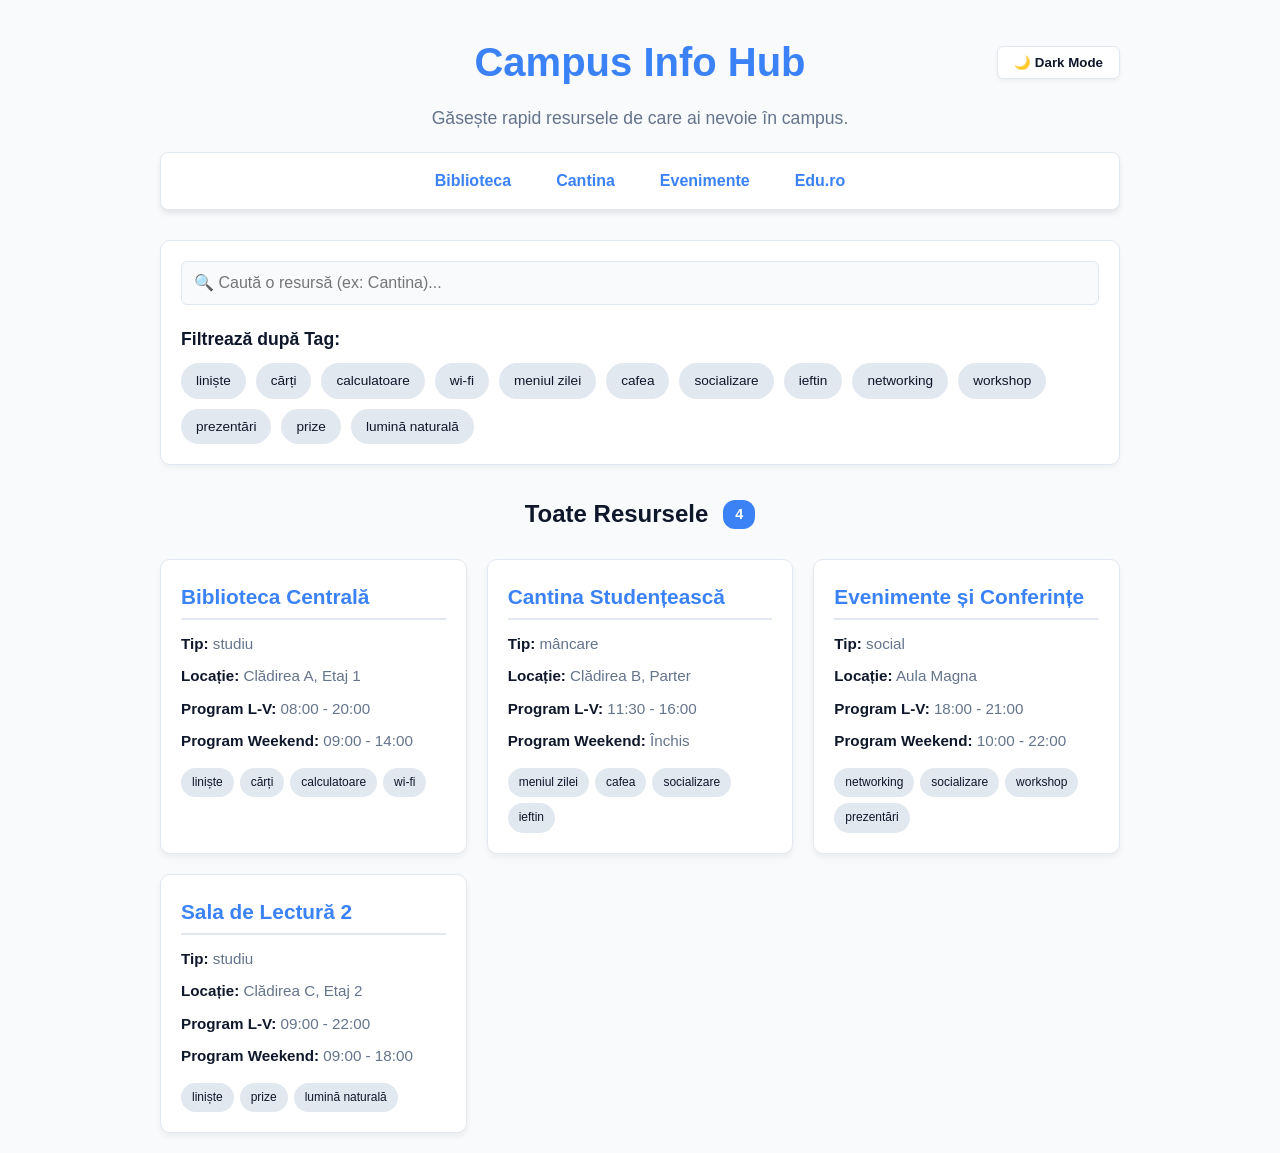
<file: campus_info _hub/index.html>
<!DOCTYPE html>
<html lang="ro">
<head>
    <meta charset="UTF-8">
    <meta name="viewport" content="width=device-width, initial-scale=1.0">
    <title>Campus Info Hub</title>
    <link rel="stylesheet" href="styles/style.css">
</head>
<body>
    <header>
        <div class="header-top">
            <div></div> <h1>Campus Info Hub</h1>
            <button id="theme-toggle" class="btn">🌙 Dark Mode</button>
        </div>
        <p>Găsește rapid resursele de care ai nevoie în campus.</p>
    </header>

    <nav>
        <ul>
            <li><a href="pages/library.html">Biblioteca</a></li>
            <li><a href="pages/cafeteria.html">Cantina</a></li>
            <li><a href="pages/events.html">Evenimente</a></li>
            <li><a href="https://www.edu.ro" target="_blank">Edu.ro</a></li>
        </ul>
    </nav>

    <main id="app">
        <section class="controls">
            <input type="text" id="search-bar" placeholder="🔍 Caută o resursă (ex: Cantina)...">
            <div class="filter-section">
                <h3>Filtrează după Tag:</h3>
                <div id="tags-container" class="tags-container"></div>
                <button id="reset-filters" class="btn btn-small" style="display: none;">Resetare Filtre</button>
            </div>
        </section>

        <section>
            <div class="section-header">
                <h2 id="results-title">Toate Resursele</h2>
                <span id="results-count" class="badge">0</span>
            </div>
            <ul id="resources-list" class="resource-list"></ul>
        </section>
    </main>

    <script src="scripts/app.js"></script>
</body>
</html>
</file>
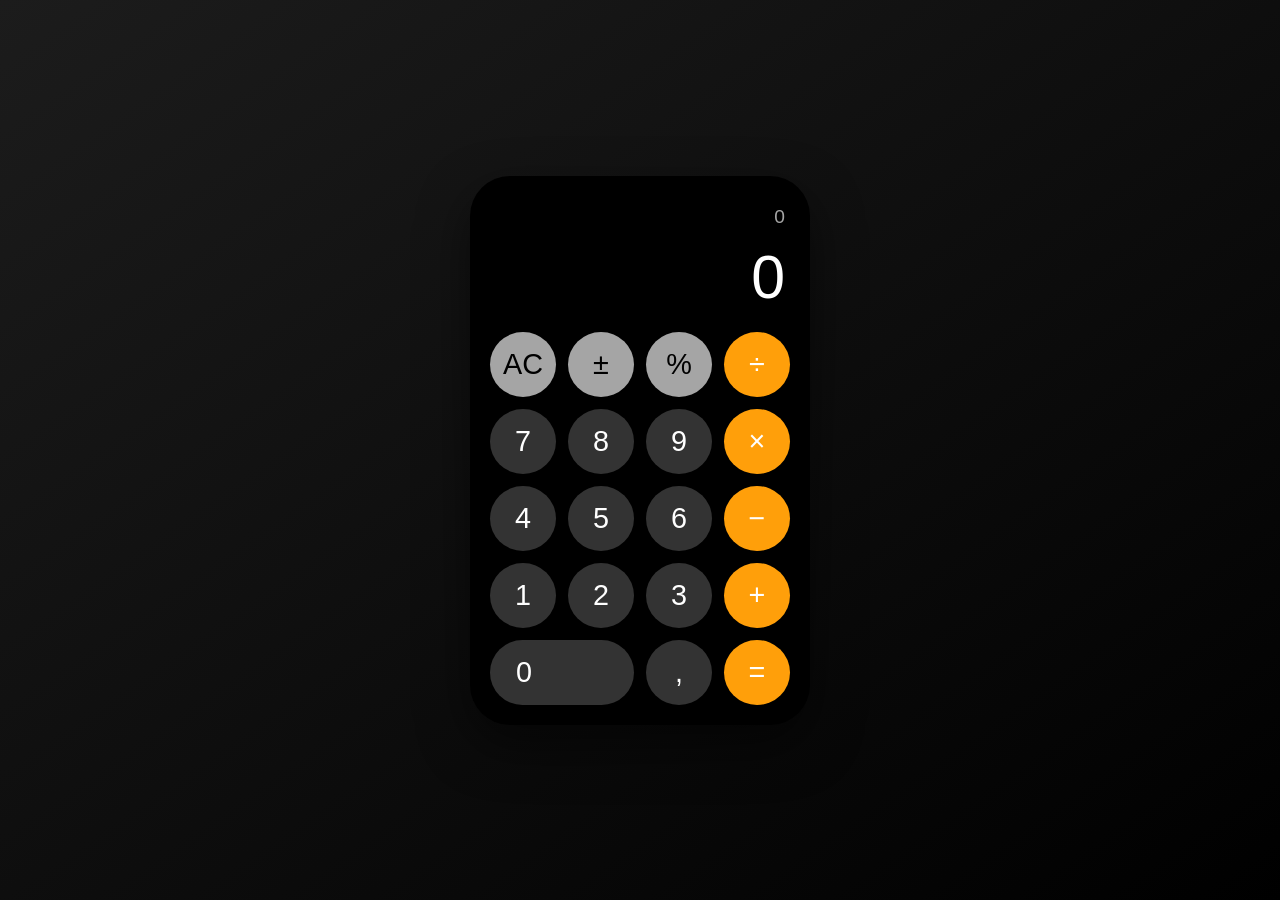
<file: laborator4/index.html>
<!DOCTYPE html>
<html lang="ro">
<head>
    <meta charset="UTF-8" />
    <meta name="viewport" content="width=device-width, initial-scale=1.0" />
    <title>Calculator MVC</title>
    <link rel="stylesheet" href="style.css" />
</head>
<body>
    <div class="calculator">
        <div class="display">
            <div id="expression" class="expression">0</div>
            <div id="result" class="result">0</div>
        </div>

        <div class="buttons">
            <button class="btn function" data-action="clear">AC</button>
            <button class="btn function" data-action="sign">±</button>
            <button class="btn function" data-action="percent">%</button>
            <button class="btn operator" data-action="operator" data-value="/">÷</button>

            <button class="btn number" data-action="number" data-value="7">7</button>
            <button class="btn number" data-action="number" data-value="8">8</button>
            <button class="btn number" data-action="number" data-value="9">9</button>
            <button class="btn operator" data-action="operator" data-value="*">×</button>

            <button class="btn number" data-action="number" data-value="4">4</button>
            <button class="btn number" data-action="number" data-value="5">5</button>
            <button class="btn number" data-action="number" data-value="6">6</button>
            <button class="btn operator" data-action="operator" data-value="-">−</button>

            <button class="btn number" data-action="number" data-value="1">1</button>
            <button class="btn number" data-action="number" data-value="2">2</button>
            <button class="btn number" data-action="number" data-value="3">3</button>
            <button class="btn operator" data-action="operator" data-value="+">+</button>

            <button class="btn number zero" data-action="number" data-value="0">0</button>
            <button class="btn number" data-action="decimal" data-value=".">,</button>
            <button class="btn equals" data-action="equals">=</button>
        </div>
    </div>

    <script src="model.js"></script>
    <script src="view.js"></script>
    <script src="controller.js"></script>
</body>
</html>
</file>
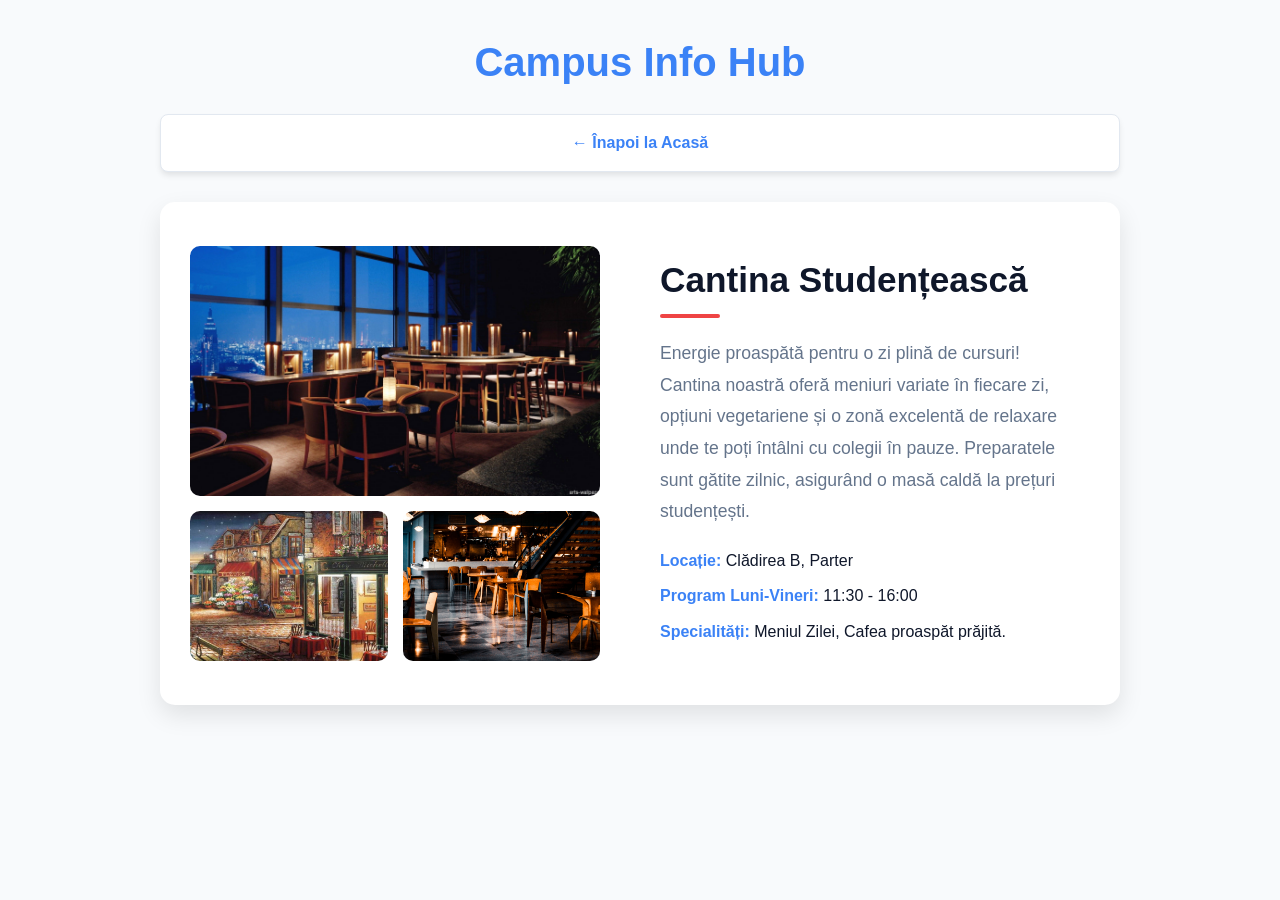
<file: campus_info _hub/pages/cafeteria.html>
<!DOCTYPE html>
<html lang="ro">
<head>
    <meta charset="UTF-8">
    <title>Cantina - Campus Info Hub</title>
    <link rel="stylesheet" href="../styles/style.css">
</head>
<body>
    <header>
        <div class="header-top">
            <div></div>
            <h1>Campus Info Hub</h1>
            <div></div>
        </div>
    </header>

    <nav>
        <ul>
            <li><a href="../index.html">← Înapoi la Acasă</a></li>
        </ul>
    </nav>

    <main class="presentation-container">
        <div class="photo-gallery">
            <img src="../photos/cantina1.jpg" alt="Interior Cantină" class="img-main">
            <img src="../photos/cantina2.jpg" alt="Mâncare">
            <img src="../photos/cantina3.jpg" alt="Zonă de cafea">
        </div>

        <div class="presentation-info">
            <h2>Cantina Studențească</h2>
            <p>Energie proaspătă pentru o zi plină de cursuri! Cantina noastră oferă meniuri variate în fiecare zi, opțiuni vegetariene și o zonă excelentă de relaxare unde te poți întâlni cu colegii în pauze. Preparatele sunt gătite zilnic, asigurând o masă caldă la prețuri studențești.</p>
            
            <ul>
                <li><span>Locație:</span> Clădirea B, Parter</li>
                <li><span>Program Luni-Vineri:</span> 11:30 - 16:00</li>
                <li><span>Specialități:</span> Meniul Zilei, Cafea proaspăt prăjită.</li>
            </ul>
        </div>
    </main>
</body>
</html>
</file>
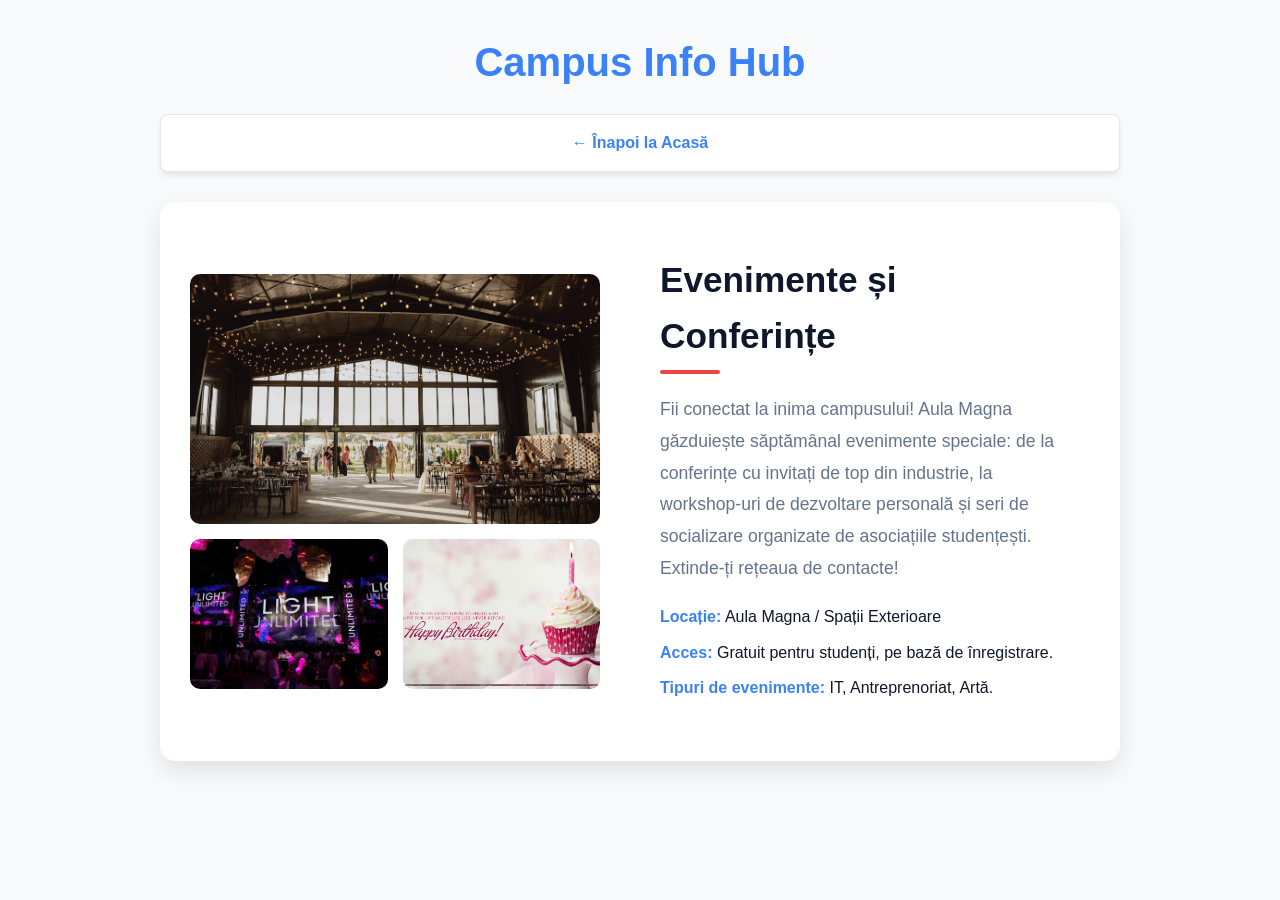
<file: campus_info _hub/pages/events.html>
<!DOCTYPE html>
<html lang="ro">
<head>
    <meta charset="UTF-8">
    <title>Evenimente - Campus Info Hub</title>
    <link rel="stylesheet" href="../styles/style.css">
</head>
<body>
    <header>
        <div class="header-top">
            <div></div>
            <h1>Campus Info Hub</h1>
            <div></div>
        </div>
    </header>

    <nav>
        <ul>
            <li><a href="../index.html">← Înapoi la Acasă</a></li>
        </ul>
    </nav>

    <main class="presentation-container">
        <div class="photo-gallery">
            <img src="../photos/event1.jpg" alt="Conferință" class="img-main">
            <img src="../photos/event2.jpg" alt="Workshop">
            <img src="../photos/event3.jpg" alt="Networking">
        </div>

        <div class="presentation-info">
            <h2>Evenimente și Conferințe</h2>
            <p>Fii conectat la inima campusului! Aula Magna găzduiește săptămânal evenimente speciale: de la conferințe cu invitați de top din industrie, la workshop-uri de dezvoltare personală și seri de socializare organizate de asociațiile studențești. Extinde-ți rețeaua de contacte!</p>
            
            <ul>
                <li><span>Locație:</span> Aula Magna / Spații Exterioare</li>
                <li><span>Acces:</span> Gratuit pentru studenți, pe bază de înregistrare.</li>
                <li><span>Tipuri de evenimente:</span> IT, Antreprenoriat, Artă.</li>
            </ul>
        </div>
    </main>
</body>
</html>
</file>
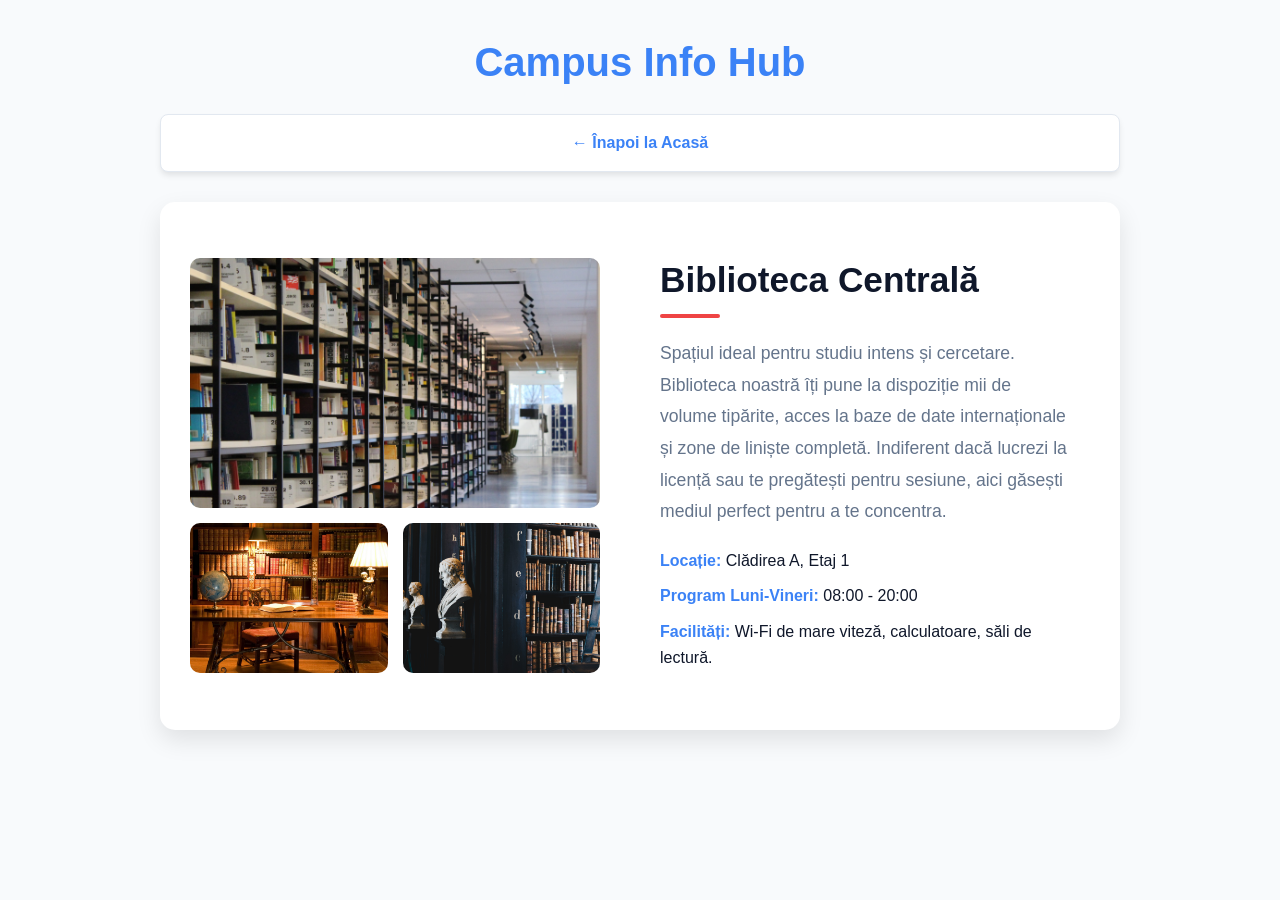
<file: campus_info _hub/pages/library.html>
<!DOCTYPE html>
<html lang="ro">
<head>
    <meta charset="UTF-8">
    <title>Biblioteca - Campus Info Hub</title>
    <link rel="stylesheet" href="../styles/style.css">
</head>
<body>
    <header>
        <div class="header-top">
            <div></div>
            <h1>Campus Info Hub</h1>
            <div></div> </div>
    </header>

    <nav>
        <ul>
            <li><a href="../index.html">← Înapoi la Acasă</a></li>
        </ul>
    </nav>

    <main class="presentation-container">
        <div class="photo-gallery">
            <img src="../photos/lib1.jpg" alt="Vedere principală bibliotecă" class="img-main">
            <img src="../photos/lib2.jpg" alt="Zonă de lectură">
            <img src="../photos/lib3.jpg" alt="Rafturi cu cărți">
        </div>

        <div class="presentation-info">
            <h2>Biblioteca Centrală</h2>
            <p>Spațiul ideal pentru studiu intens și cercetare. Biblioteca noastră îți pune la dispoziție mii de volume tipărite, acces la baze de date internaționale și zone de liniște completă. Indiferent dacă lucrezi la licență sau te pregătești pentru sesiune, aici găsești mediul perfect pentru a te concentra.</p>
            
            <ul>
                <li><span>Locație:</span> Clădirea A, Etaj 1</li>
                <li><span>Program Luni-Vineri:</span> 08:00 - 20:00</li>
                <li><span>Facilități:</span> Wi-Fi de mare viteză, calculatoare, săli de lectură.</li>
            </ul>
        </div>
    </main>
</body>
</html>
</file>
<file: campus_info _hub/styles/style.css>
/* ==========================================================================
   Variabile CSS pentru Teme (Light / Dark Mode)
   ========================================================================== */
:root {
    --primary-color: #3b82f6;
    --bg-color: #f8fafc;
    --card-bg: #ffffff;
    --text-main: #0f172a;
    --text-muted: #64748b;
    --tag-bg: #e2e8f0;
    --tag-hover: #cbd5e1;
    --tag-active: #3b82f6;
    --border-color: #e2e8f0;
}

/* Suprascrierea variabilelor cand body are clasa "dark-mode" */
body.dark-mode {
    --primary-color: #60a5fa;
    --bg-color: #0f172a;
    --card-bg: #1e293b;
    --text-main: #f8fafc;
    --text-muted: #94a3b8;
    --tag-bg: #334155;
    --tag-hover: #475569;
    --border-color: #334155;
}

/* ==========================================================================
   Setări Generale
   ========================================================================== */
* {
    box-sizing: border-box;
    margin: 0;
    padding: 0;
    font-family: 'Segoe UI', Tahoma, Geneva, sans-serif;
    /* Tranzitie lina pentru schimbarea temei */
    transition: background-color 0.3s, color 0.3s;
}

body {
    background-color: var(--bg-color);
    color: var(--text-main);
    line-height: 1.6;
    padding: 20px;
    max-width: 1000px;
    margin: 0 auto;
}

/* ==========================================================================
   Header & Butoane (Centrate si Simetrice)
   ========================================================================== */
header {
    text-align: center;
    margin-bottom: 20px;
    padding-top: 10px;
}

.header-top {
    /* Folosim Grid pentru a imparti spatiul in 3: stanga(gol), centru(titlu), dreapta(buton) */
    display: grid; 
    grid-template-columns: 1fr auto 1fr; 
    align-items: center;
    margin-bottom: 10px;
}

.header-top h1 { 
    grid-column: 2; /* Forteaza titlul sa stea pe mijloc */
    margin: 0;
    color: var(--primary-color);
    font-size: 2.5rem;
}

.header-top .btn {
    grid-column: 3; /* Forteaza butonul sa stea in dreapta */
    justify-self: end; 
}

header p {
    color: var(--text-muted);
    margin-top: 5px;
    font-size: 1.1rem;
}

/* Stiluri generale pentru butoane */
.btn {
    background-color: var(--card-bg);
    color: var(--text-main);
    border: 1px solid var(--border-color);
    padding: 8px 16px;
    border-radius: 6px;
    cursor: pointer;
    font-weight: bold;
    box-shadow: 0 2px 4px rgba(0,0,0,0.05);
}

.btn:hover { background-color: var(--tag-hover); }
.btn-small { padding: 4px 10px; font-size: 0.8rem; margin-top: 10px; }

/* ==========================================================================
   Navigație (Meniul centrat)
   ========================================================================== */
nav {
    background: var(--card-bg);
    padding: 15px;
    border-radius: 8px;
    border: 1px solid var(--border-color);
    margin-bottom: 30px;
    box-shadow: 0 4px 6px -1px rgba(0, 0, 0, 0.1); 
}

nav ul { 
    list-style: none; 
    display: flex; 
    justify-content: center; /* Centreaza link-urile pe orizontala */
    gap: 25px; 
    flex-wrap: wrap; 
}

nav a { 
    text-decoration: none; 
    color: var(--primary-color); 
    font-weight: 600; 
    padding: 5px 10px;
    border-radius: 5px;
}

nav a:hover { 
    background-color: var(--tag-bg);
    text-decoration: none;
}

/* ==========================================================================
   Controale (Search Bar & Filtre)
   ========================================================================== */
.controls {
    background: var(--card-bg);
    padding: 20px;
    border-radius: 10px;
    margin-bottom: 30px;
    border: 1px solid var(--border-color);
    box-shadow: 0 4px 6px -1px rgba(0, 0, 0, 0.05);
}

#search-bar {
    width: 100%;
    padding: 12px;
    border: 1px solid var(--border-color);
    border-radius: 6px;
    background: var(--bg-color);
    color: var(--text-main);
    font-size: 1rem;
    margin-bottom: 20px;
}

#search-bar:focus {
    outline: none;
    border-color: var(--primary-color);
    box-shadow: 0 0 0 2px rgba(59, 130, 246, 0.2);
}

/* ==========================================================================
   Tag-uri Interactive
   ========================================================================== */
.filter-section h3 { margin-bottom: 10px; font-size: 1.1rem; }

.tags-container { 
    display: flex; 
    flex-wrap: wrap; 
    gap: 10px; 
}

.tag {
    background: var(--tag-bg);
    color: var(--text-main);
    padding: 6px 14px;
    border-radius: 20px;
    font-size: 0.85rem;
    cursor: pointer;
    user-select: none;
    border: 1px solid transparent;
}

.tag:hover { background: var(--tag-hover); }

.tag.active {
    background: var(--tag-active);
    color: white;
    border-color: var(--primary-color);
}

/* ==========================================================================
   Secțiunea Rezultate & Carduri
   ========================================================================== */
.section-header {
    display: flex;
    align-items: center;
    justify-content: center; /* Centreaza titlul sectiunii cu rezultate */
    gap: 15px;
    margin-bottom: 25px;
}

.badge {
    background: var(--primary-color);
    color: white;
    padding: 3px 12px;
    border-radius: 12px;
    font-size: 0.9rem;
    font-weight: bold;
}

.resource-list {
    display: grid;
    /* Face cardurile responsive. Minim 300px pe card. */
    grid-template-columns: repeat(auto-fill, minmax(300px, 1fr));
    gap: 20px;
    list-style: none;
}

.card {
    background: var(--card-bg);
    padding: 20px;
    border-radius: 10px;
    border: 1px solid var(--border-color);
    box-shadow: 0 4px 6px rgba(0,0,0,0.05);
    transition: transform 0.2s, box-shadow 0.2s;
}

.card:hover {
    transform: translateY(-5px);
    box-shadow: 0 10px 15px rgba(0,0,0,0.1);
}

.card h3 { 
    color: var(--primary-color); 
    margin-bottom: 12px; 
    font-size: 1.3rem;
    border-bottom: 2px solid var(--tag-bg);
    padding-bottom: 5px;
}

.card p { 
    font-size: 0.95rem; 
    color: var(--text-muted); 
    margin-bottom: 8px; 
}

.card strong {
    color: var(--text-main);
}

.card-tags { 
    margin-top: 15px; 
    display: flex; 
    gap: 6px; 
    flex-wrap: wrap; 
}

.card-tags .tag { 
    font-size: 0.75rem; 
    padding: 4px 10px; 
    cursor: default; /* Aceste taguri din interiorul cardului nu sunt clickabile */
}

.card-tags .tag:hover {
    background: var(--tag-bg); /* Opreste efectul de hover pe ele */
}

/* ==========================================================================
   Design Responsiv (pentru Telefoane Mobile)
   ========================================================================== */
@media (max-width: 600px) {
    .header-top {
        display: flex;
        flex-direction: column; /* Pune elementele unul sub altul */
        gap: 15px;
    }
    
    .header-top h1 { order: 1; }
    
    .header-top .btn {
        order: 2;
        width: 100%; /* Face butonul cat tot ecranul pe telefon */
    }

    nav ul { gap: 10px; }
}

/* ==========================================================================
   Layout Pagini Individuale (Design Poza 4)
   ========================================================================== */
.presentation-container {
    display: flex;
    gap: 40px;
    align-items: center;
    background: var(--card-bg);
    padding: 30px;
    border-radius: 15px;
    box-shadow: 0 10px 25px rgba(0,0,0,0.1);
    margin-top: 20px;
}

/* Colajul de imagini din stanga */
.photo-gallery {
    flex: 1;
    display: grid;
    grid-template-columns: repeat(2, 1fr);
    grid-template-rows: auto;
    gap: 15px;
}

.photo-gallery img {
    width: 100%;
    height: 100%;
    min-height: 150px;
    object-fit: cover;
    border-radius: 10px;
    transition: transform 0.3s ease, box-shadow 0.3s ease;
}

.photo-gallery img:hover {
    transform: scale(1.03);
    box-shadow: 0 8px 15px rgba(0,0,0,0.2);
}

.img-main {
    grid-column: span 2; /* Imaginea principala ocupa 2 coloane */
    height: 250px !important;
}

/* Textul din dreapta */
.presentation-info {
    flex: 1;
    padding: 20px;
}

.presentation-info h2 {
    font-size: 2.2rem;
    color: var(--text-main);
    margin-bottom: 20px;
    position: relative;
    padding-bottom: 10px;
    border: none;
}

/* Linia de sub titlu (ca in poza ta) */
.presentation-info h2::after {
    content: '';
    position: absolute;
    left: 0;
    bottom: 0;
    width: 60px;
    height: 4px;
    background-color: #ef4444; /* Culoare accent rosu */
    border-radius: 2px;
}

.presentation-info p {
    font-size: 1.1rem;
    color: var(--text-muted);
    line-height: 1.8;
    margin-bottom: 15px;
}

.presentation-info ul {
    list-style-type: none;
    margin-top: 20px;
}

.presentation-info li {
    margin-bottom: 10px;
    color: var(--text-main);
    font-weight: 500;
}

.presentation-info li span {
    color: var(--primary-color);
    font-weight: bold;
}

/* Responsivitate pentru ecrane mici */
@media (max-width: 850px) {
    .presentation-container {
        flex-direction: column; /* Pune imaginile deasupra textului pe mobil */
    }
}
</file>
<file: laborator4/style.css>
* {
    margin: 0;
    padding: 0;
    box-sizing: border-box;
}

body {
    min-height: 100vh;
    display: flex;
    justify-content: center;
    align-items: center;
    font-family: Arial, sans-serif;
    background: linear-gradient(145deg, #1c1c1c, #000000);
}

.calculator {
    width: 340px;
    background: #000;
    border-radius: 40px;
    padding: 20px;
    box-shadow: 0 20px 50px rgba(0, 0, 0, 0.5);
}

.display {
    min-height: 120px;
    display: flex;
    flex-direction: column;
    justify-content: flex-end;
    align-items: flex-end;
    padding: 10px 5px 20px;
    color: white;
    word-wrap: break-word;
    word-break: break-all;
}

.expression {
    font-size: 1.2rem;
    color: #a5a5a5;
    min-height: 28px;
    margin-bottom: 8px;
}

.result {
    font-size: 3.8rem;
    font-weight: 300;
}

.buttons {
    display: grid;
    grid-template-columns: repeat(4, 1fr);
    gap: 12px;
}

.btn {
    height: 65px;
    border: none;
    border-radius: 50%;
    font-size: 1.8rem;
    cursor: pointer;
    transition: transform 0.12s ease, opacity 0.12s ease;
}

.btn:active {
    transform: scale(0.96);
    opacity: 0.85;
}

.number {
    background: #333333;
    color: white;
}

.function {
    background: #a5a5a5;
    color: black;
}

.operator,
.equals {
    background: #ff9f0a;
    color: white;
}

.zero {
    grid-column: span 2;
    border-radius: 35px;
    text-align: left;
    padding-left: 26px;
}
</file>
